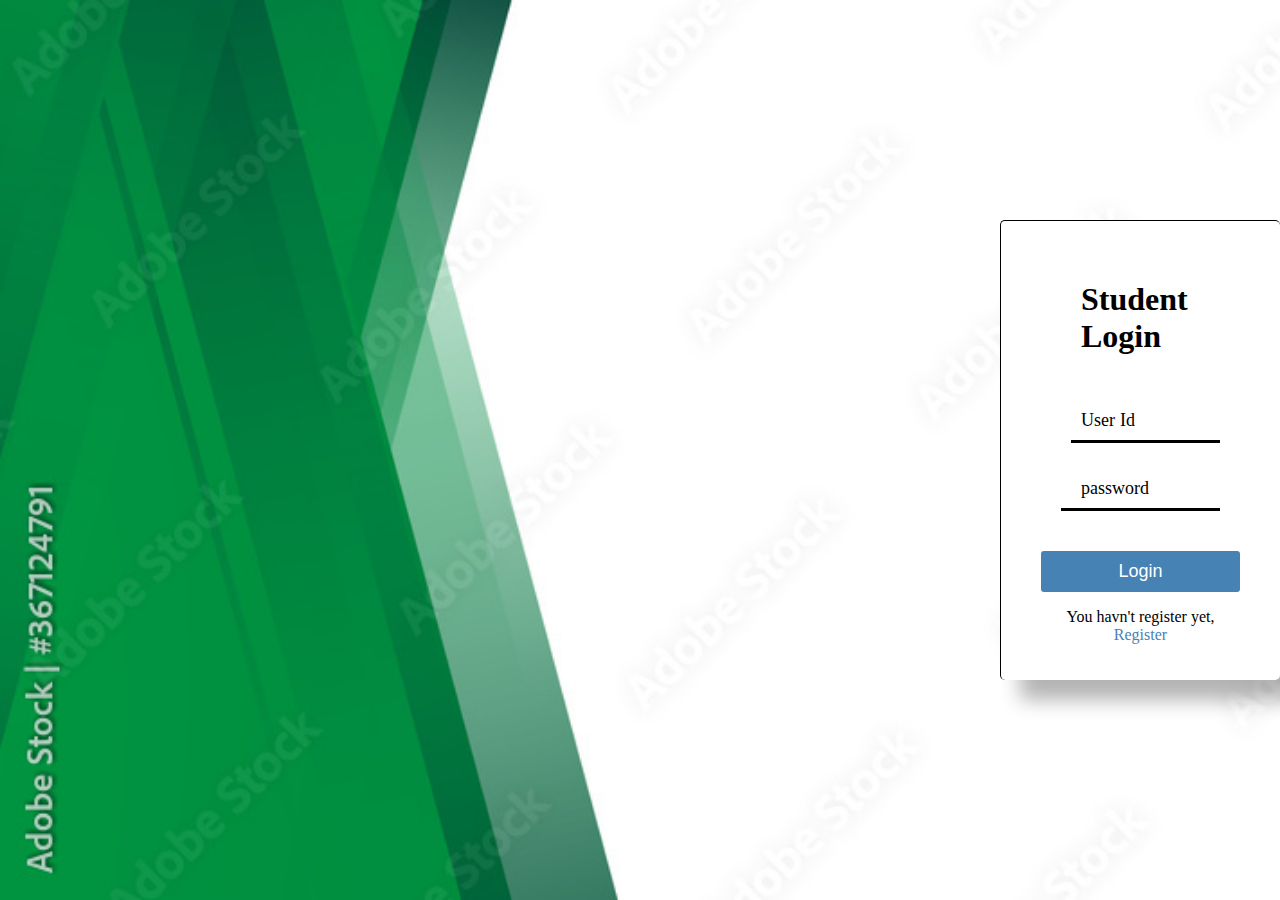
<file: login-form/index.html>
<!DOCTYPE html>
<html lang="en">
<head>
    <meta charset="UTF-8">
    <meta http-equiv="X-UA-Compatible" content="IE=edge">
    <meta name="viewport" content="width=device-width, initial-scale=1.0">
    <link rel="stylesheet" href="https://cdnjs.cloudflare.com/ajax/libs/font-awesome/6.4.2/css/all.min.css"
        integrity="sha512-z3gLpd7yknf1YoNbCzqRKc4qyor8gaKU1qmn+CShxbuBusANI9QpRohGBreCFkKxLhei6S9CQXFEbbKuqLg0DA=="
        crossorigin="anonymous" referrerpolicy="no-referrer" />
    <link rel="stylesheet" href="index_style.css">

    <title>SignIn/Register</title>
</head>
<body>
    <div class="container">
        <h1>Student Login</h1>
        <div class="form_info" style="display: flex;">

            <i class="fa fa-user" aria-hidden="true" style="margin: 0 10px 0 0;" >
            </i><input type="text" id="userID" required>
            <label>User Id</label>
        </div>
        <div class="form_info" style="display: flex;">
            <i class="fa fa-key" aria-hidden="true"></i>
            <input type="password" id="password" required>
            <label>password</label>
        </div>

        <button class="btn" id="btn">Login</button>
        <p class="text">You havn't register yet, <a href="RegisterationForm.html">Register</a></p>
    </div>
    <script src="index_script.js"></script>
</body>

</html>
</file>
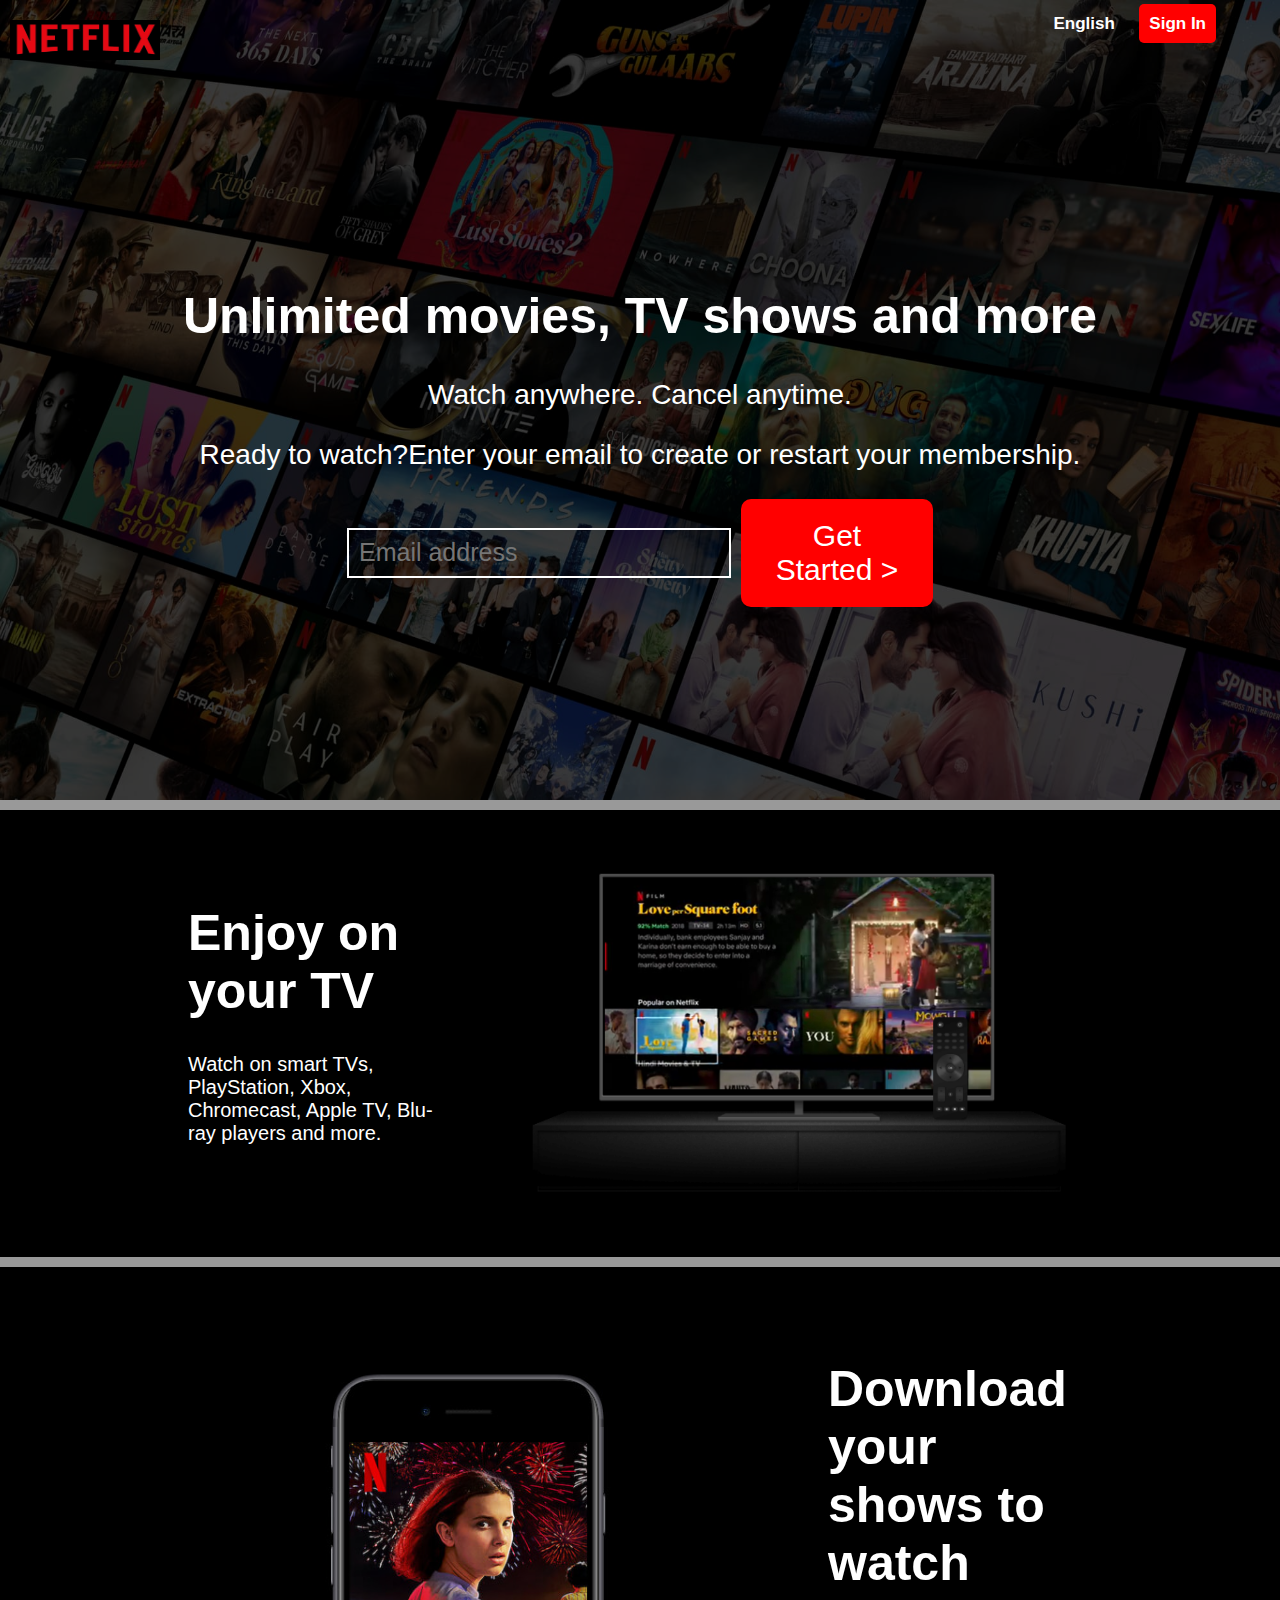
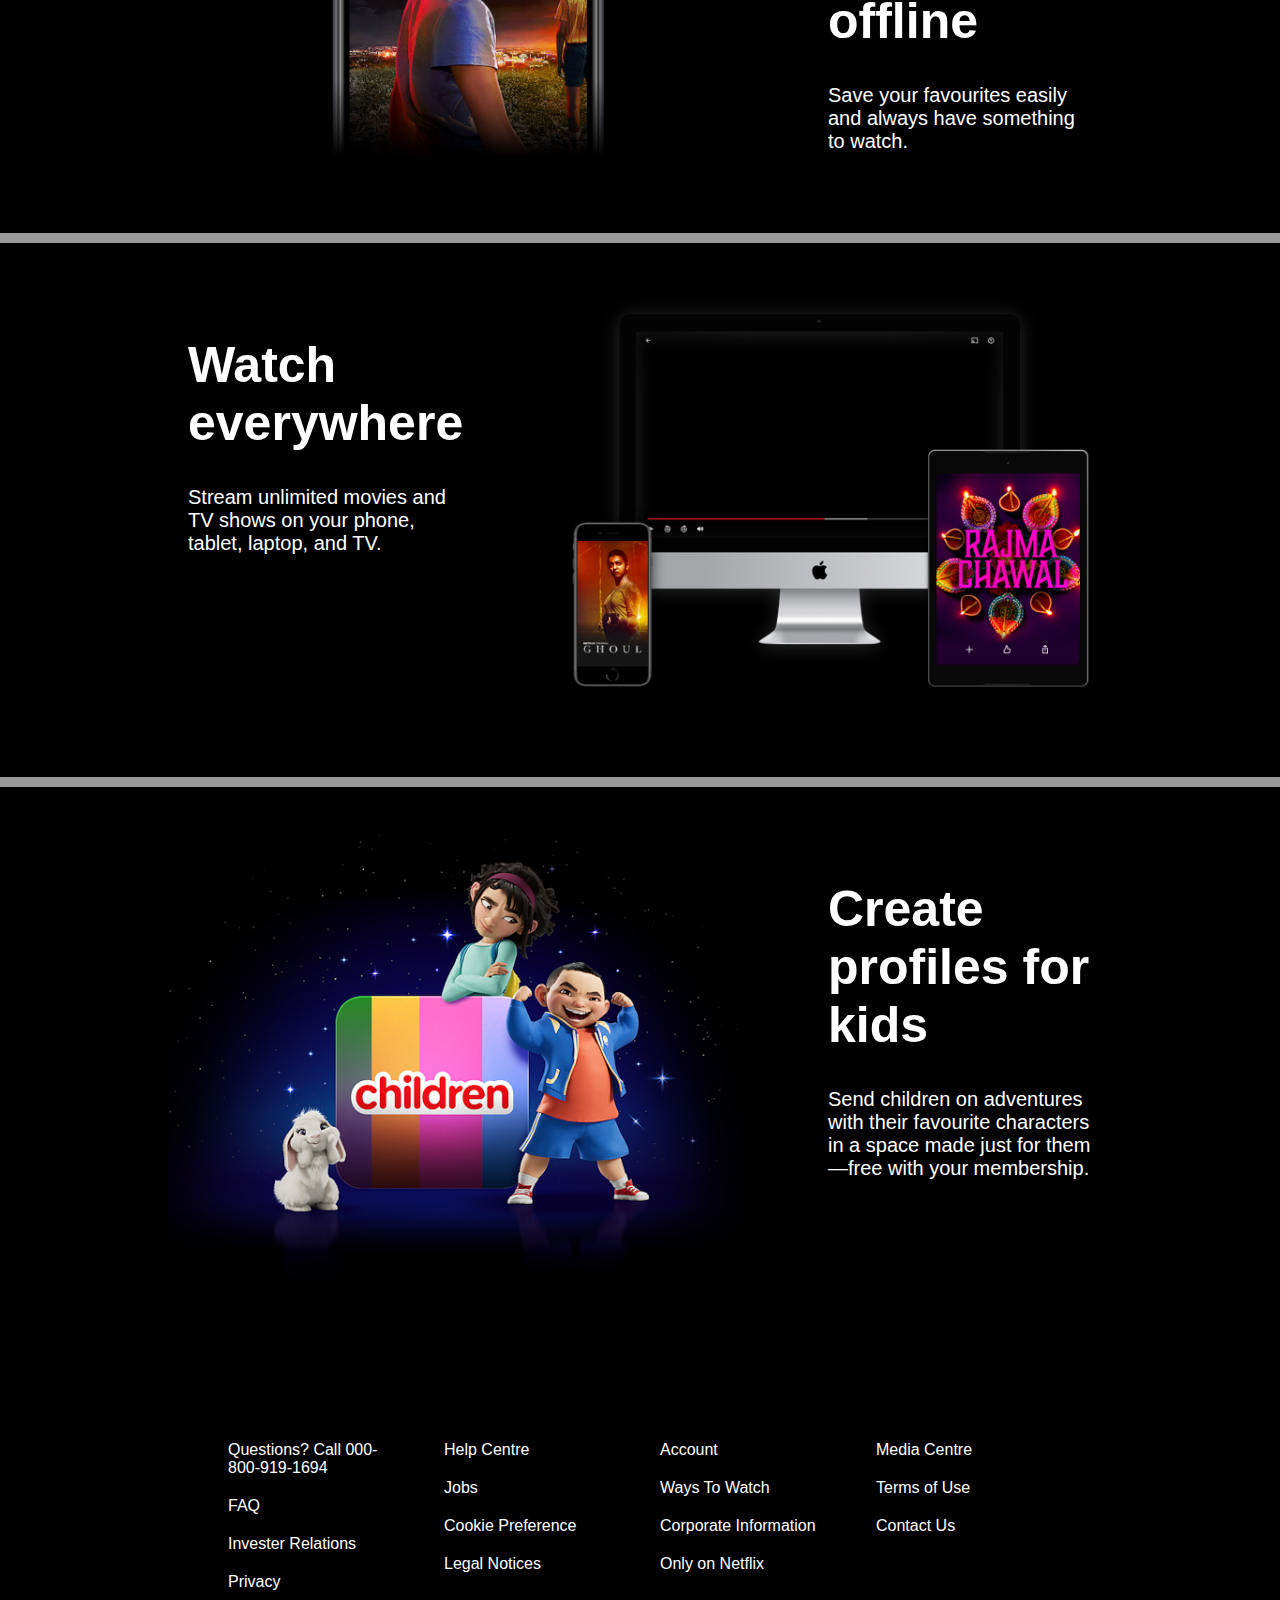
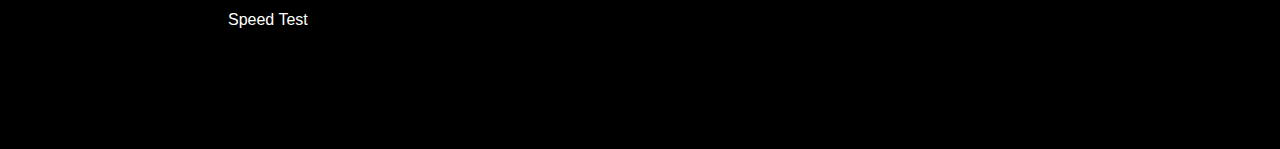
<file: netflix-website/index.html>
<!DOCTYPE html>
<html lang="en">

<head>
    <meta charset="UTF-8">
    <meta name="viewport" content="width=device-width, initial-scale=1.0">
    <link rel="stylesheet" href="CSS/Login_style.css">
    <link rel="icon" href="RES/fevicon.ico" type="image/x-icon">
    <title>Login | Netflix</title>
</head>
<body>
    <header>
        <img src="RES/netflix-thumbnail.jpg" alt="">
        <div class="navBar">
            <nav>
                <img style="left:10px;
                width:150px;
                height: 40px;
                top:20px;
                z-index: 5;;"src="RES/Logo.jpg" alt="">
                <li>English</li>
                <li><a href="#">Sign In</a></li>
            </nav>
        </div>
        <div class="thumbnailText">
            <h1>Unlimited movies, TV shows and more</h1>
            <p>Watch anywhere. Cancel anytime.</p>
            
            <p>Ready to watch?Enter your email to create or restart your membership.</p>
        </div>
        <div class="signUp">
            <input id="email" type="email" placeholder="Email address">
            <button id="signUp">Get Started ></button>
        </div>
    </header>
    
    <hr class="hr1">

    <div class="div1">
        <div class="innerDiv1">
            <h1>Enjoy on your TV</h1>
            <p>Watch on smart TVs, PlayStation, Xbox, Chromecast, Apple TV, Blu-ray players and more.</p>
        </div>
        <div class="innerDiv2">
            <img src="RES/Login_res/Div_1.png" alt="">
        </div>
    </div>

    <hr class="hr1">

    <div class="div1">
        <div class="innerDiv2"><img src="RES/Login_res/Div_2.jpg" alt="">
            
        </div>
        <div class="innerDiv1">
            <h1>Download your shows to watch offline</h1>
               <p> Save your favourites easily and always have something to watch.</p>
        </div>
    </div>

    <hr class="hr1">

    <div class="div1">
        <div class="innerDiv1">
            <h1>Watch everywhere</h1>
                <p>Stream unlimited movies and TV shows on your phone, tablet, laptop, and TV.</p>
        </div>
        <div class="innerDiv2">
            <img src="RES/Login_res/Div_3.png" alt="">
        </div>
    </div>

    <hr class="hr1">

    
    <div class="div1">
        <div class="innerDiv2"><img src="RES/Login_res/Div_4.png" alt="">
            
        </div>
        <div class="innerDiv1">
            <h1>Create profiles for kids</h1>
                <p>Send children on adventures with their favourite characters in a space made just for them—free with your membership.</p>
        </div>
    </div>
    
    
<!-- Footer -->
<footer>
    <div class="innerSection">
        <div class="column">
            <nav>
                <li><a href="#">Questions? Call 000-800-919-1694</a> </li>
                <li><a href="#">FAQ</a> </li>
                <li><a href="#">Invester Relations</a> </li>
                <li><a href="#">Privacy</a> </li>
                <li><a href="#">Speed Test</a> </li>
            </nav>
        </div>
        <div class="column">
            <nav>
                <li><a href="#">Help Centre</a></li>
                <li><a href="#">Jobs</a></li>
                <li><a href="#">Cookie Preference</a></li>
                <li><a href="#">Legal Notices</a></li>
            </nav>
        </div>
        <div class="column">
            <nav>
                <li><a href="#">Account</a></li>
            </nav>
            <nav>
                <li><a href="#">Ways To Watch</a></li>
            </nav>
            <nav>
                <li><a href="#">Corporate Information</a></li>
            </nav>
            <nav>
                <li><a href="#">Only on Netflix</a></li>
            </nav>
        </div>
        <div class="column">
            <nav>
                <li><a href="#">Media Centre</a></li>
            </nav>
            <nav>
                <li><a href="#">Terms of Use</a></li>
            </nav>
            <nav>
                <li><a href="#">Contact Us</a></li>
            </nav>
        </div>
    </div>
</footer>
<script src="javascript/Login.js"></script>
</body>

</html>
</file>
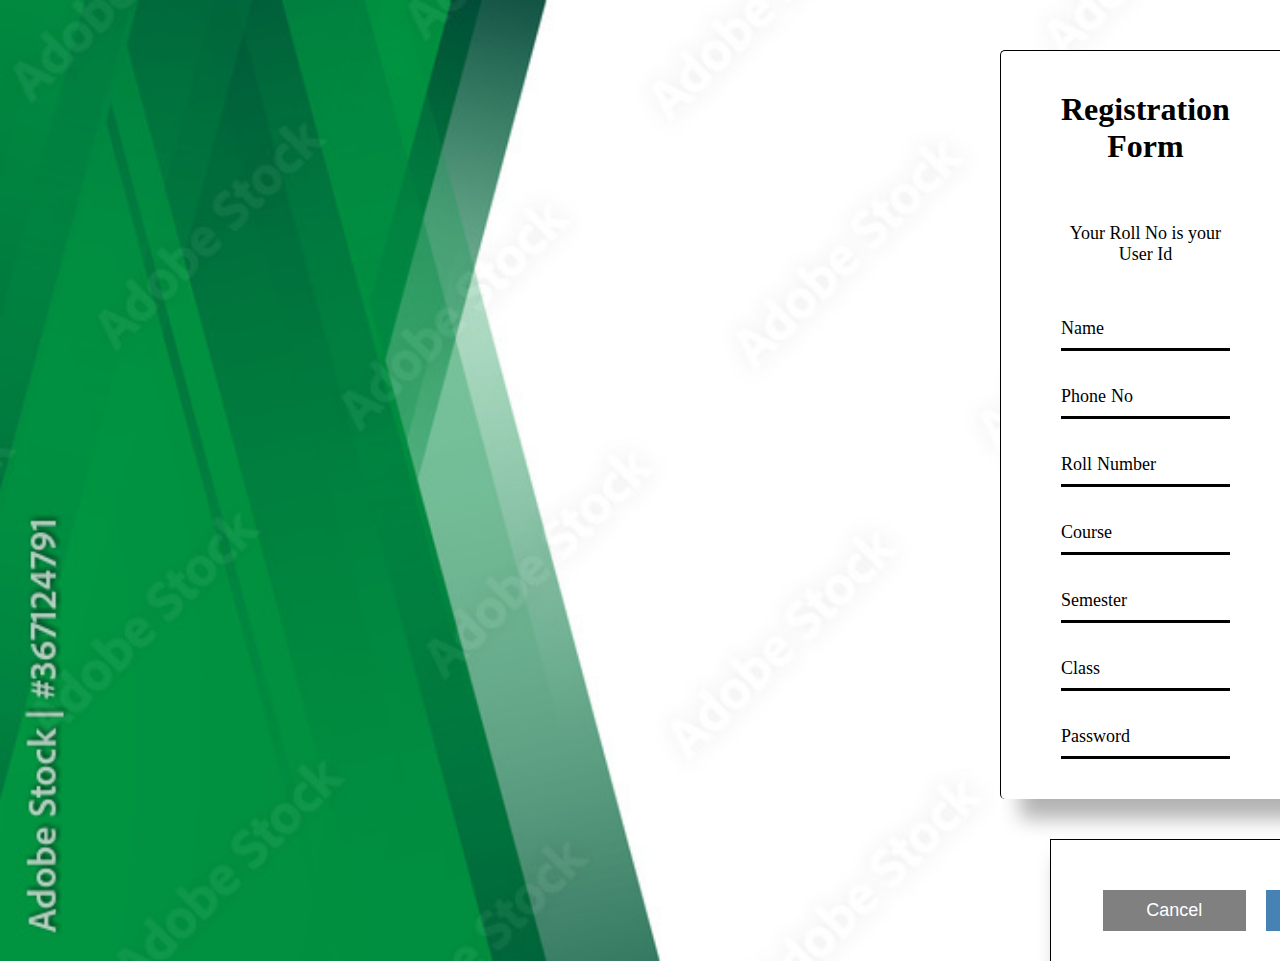
<file: login-form/RegisterationForm.html>
<!DOCTYPE html>
<html lang="en">

<head>
    <meta charset="UTF-8">
    <meta http-equiv="X-UA-Compatible" content="IE=edge">
    <meta name="viewport" content="width=device-width, initial-scale=1.0">
    <link rel="stylesheet" href="Registration.css">
    <title>Document</title>
</head>
<body>
    <div class="main_container">
        <div class="container " id="container1">
            <h1>Registration Form</h1>
            <div class="registrationInfo">
                <p class="text">Your Roll No is your User Id</p>
            </div>
            <div class="registrationInfo">
                <input type="text" name="" id="Student_Name" required>
                <label>Name</label>
            </div>
            <div class="registrationInfo">
                <input type="number" name="" id="PhoneNo" required>
                <label>Phone No</label>
            </div>
            <div class="registrationInfo">
                <input type="text" name="" id="RollNo" required>
                <Label>Roll Number</label>
            </div>
            <div class="registrationInfo">
                <input type="text" name="" id="course" required>
                <label>Course</label>
            </div>
            <div class="registrationInfo">
                <input type="text" name="" id="semester" required>
                <label>Semester</label>
            </div>
            <div class="registrationInfo">
                <input type="text" name="" id="StudentClass" required>
                <label>Class</label>
            </div>
            <div class="registrationInfo">
                <input type="text" name="" id="newPassword" required>
                <label>Password</label>
            </div>
        </div>
    </div>
    <div class="btns">
        <div class="btn1">
            <button class="btn" id="cancel">Cancel</button>
        </div>
        <div class="btn2">
            <button class="btn" id="submit">Submit</button>
        </div>
    </div>
    <script src="Registraion_Script.js"></script>
</body>

</html>
</file>
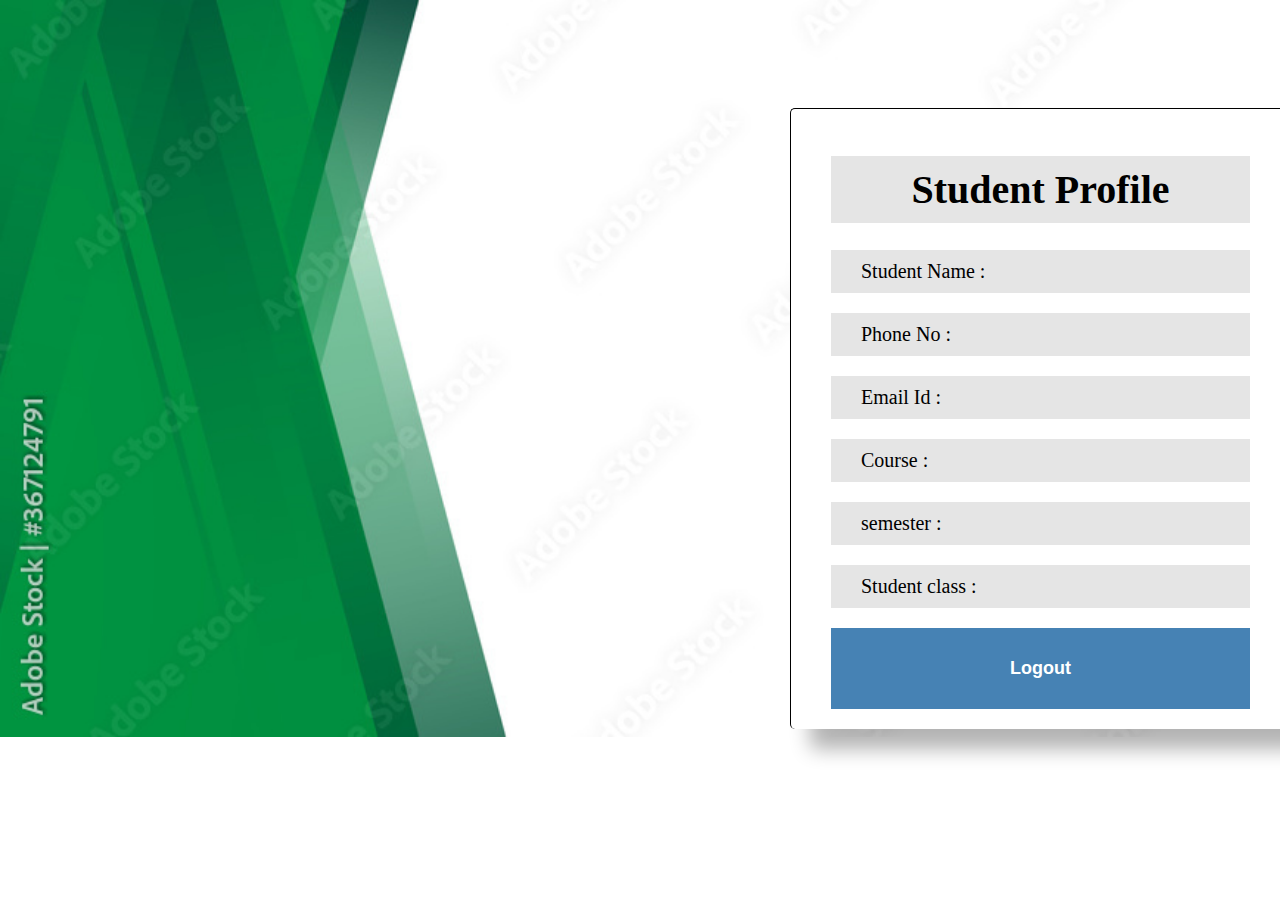
<file: login-form/StudentProfile.html>
<!DOCTYPE html>
<html lang="en">

<head>
    <meta charset="UTF-8">
    <meta http-equiv="X-UA-Compatible" content="IE=edge">
    <meta name="viewport" content="width=device-width, initial-scale=1.0">
    <link rel="stylesheet" href="ProfileStyle.css">
    <title>Student Profile</title>
</head>
<body>
    <div class="container">
        <h1>Student Profile</h1>
        <p>Student Name : <span id="StudentName"></span></p>
        <p>Phone No : <span id="PhoneNo"></span></p>
        <p>Email Id : <span id="EmailID"></span></p>
        <p>Course : <span id="Course"></span></p>
        <p>semester : <span id="semester"></span></p>
        <p>Student class : <span id="Studentclass"></span></p>
        <button id="LogoutBtn">Logout</button>
    </div>

    <script src="profileScript.js"></script>
</body>

</html>
</file>
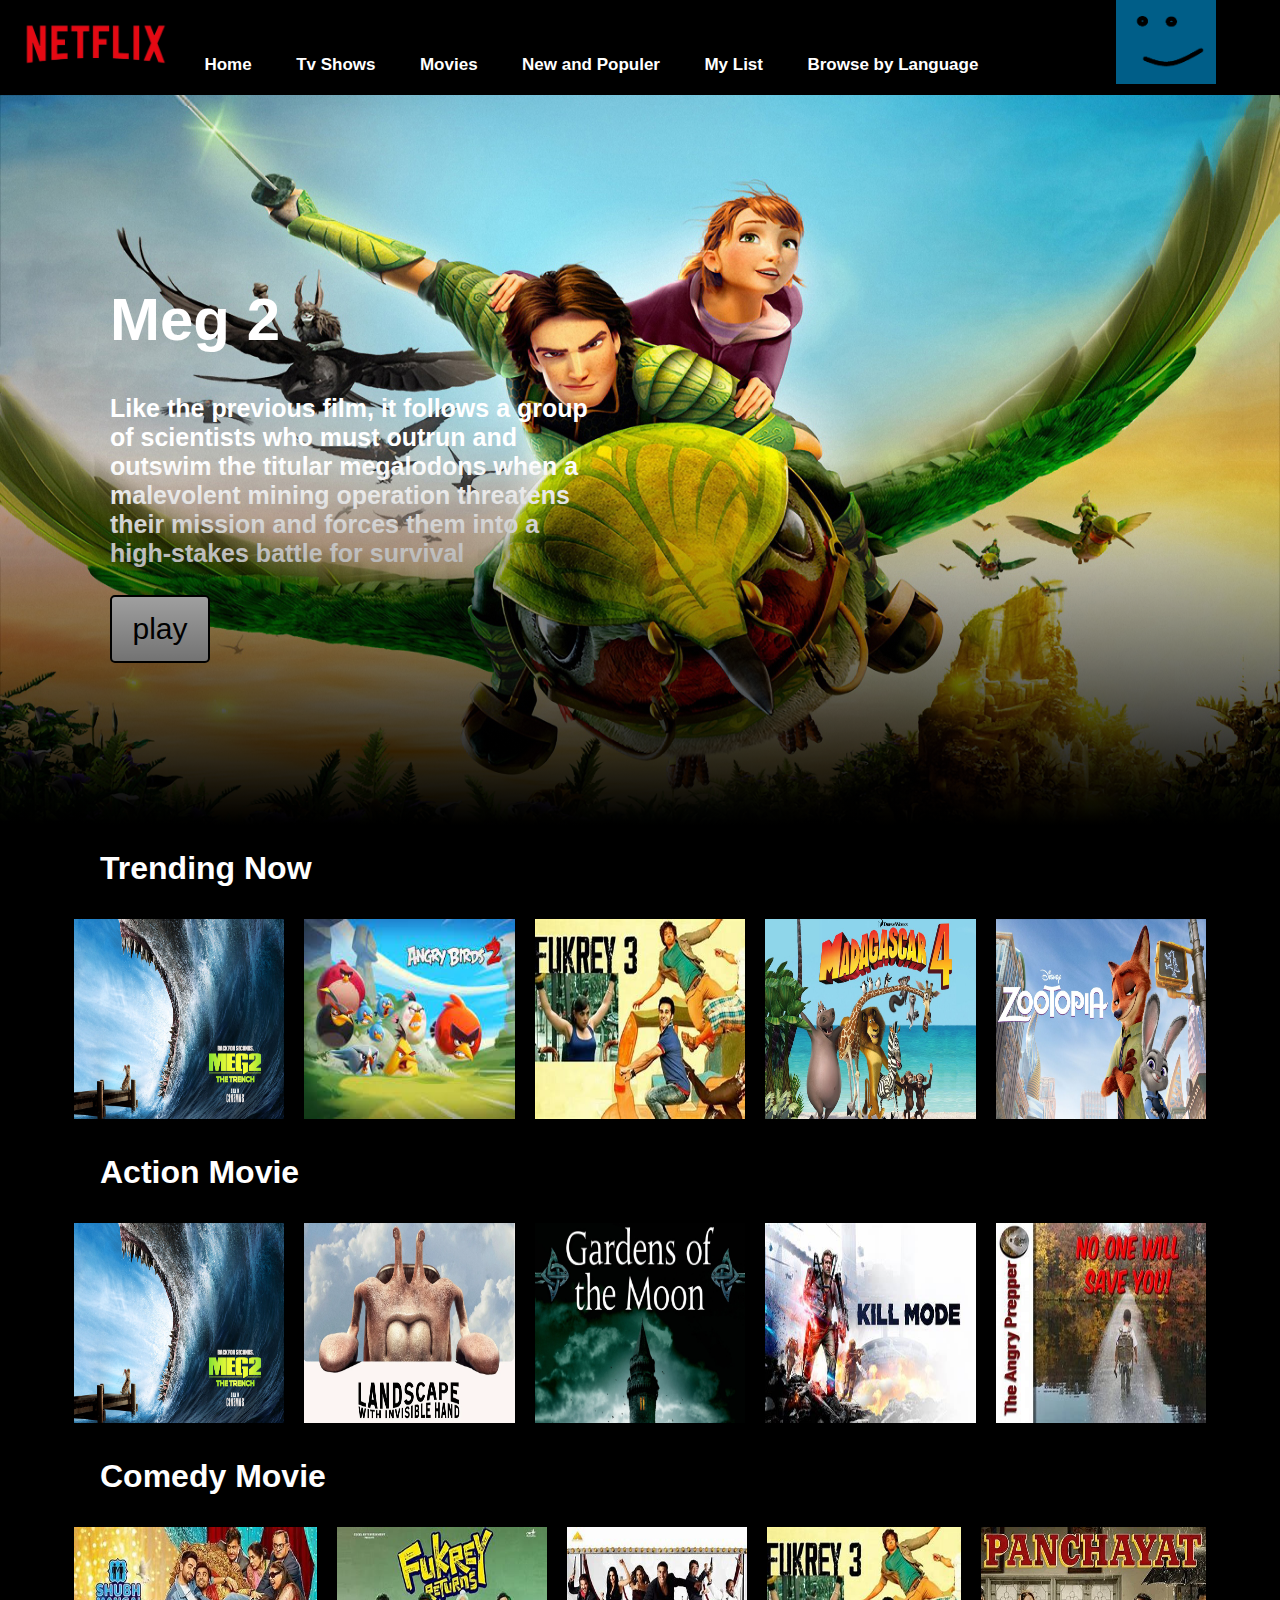
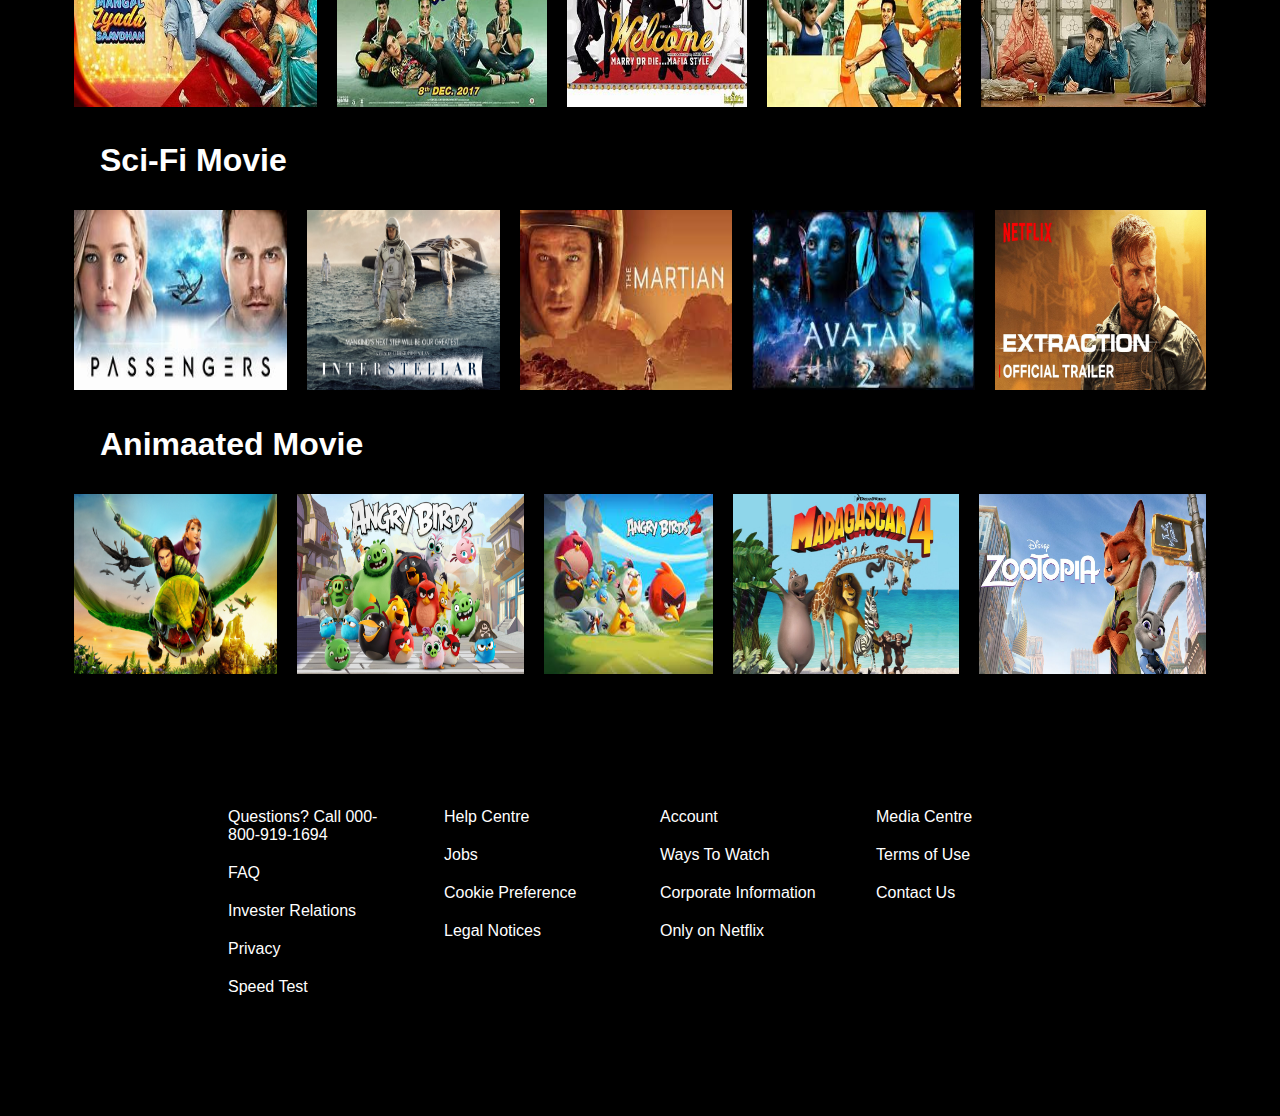
<file: netflix-website/Home_index.html>
<!DOCTYPE html>
<html lang="en">
<head>
    <meta charset="UTF-8">
    <meta name="viewport" content="width=device-width, initial-scale=1.0">
    <link rel="stylesheet" href="CSS/Home_style.css">
    <link rel="icon" href="RES/fevicon.ico" type="image/x-icon">
    <title>Home | Netflix</title>
</head>
<body id="body">
    <header>
        <div class="navBar">
            <nav>
                <img width="100px" style="float: right;" src="RES/Home_res/USer.png" alt="">
                <li><img src="RES/Logo.jpg" width="150px" ></li>
                <li><a href="#">Home</a></li>
                <li><a href="#">Tv Shows</a></li>
                <li><a href="#">Movies</a></li>
                <li><a href="#">New and Populer</a></li>
                <li><a href="#">My List</a></li>
                <li><a href="#">Browse by Language</a></li></nav></div>
    </header>
    <div class="populer">
        <div class="movie">
            <div>
                <img src="RES/Home_res/epic.jpg" alt=""></div>
            <div class="movie-name">
                <h1>Meg 2</h1>
                <p> Like the previous film, it follows a group of scientists who must outrun and outswim the titular megalodons when a malevolent mining operation threatens their mission and forces them into a high-stakes battle for survival</p></div>
            <div class="buttons"><button id="play">play</button></div></div></div>
</body>
<div id="trendingNow"><h1>Trending Now</h1></div>
<div class="trendingNow">
    <div class="movieT"><img src="RES/Home_res/Meg 2.jpg" alt=""></div>
    <div class="movieT"><img src="RES/Home_res/Angry2.jfif" alt=""></div>
    <div class="movieT"><img src="RES/Home_res/fukrey 3.jfif" alt=""></div>
    <div class="movieT"><img src="RES/Home_res/Madgascar.jpg" alt=""></div>
    <div class="movieT"><img src="RES/Home_res/Zootopia.jfif" alt=""></div>
</div>
<div id="Action"><h1>Action Movie</h1></div>
<div class="Action">
    <div class="movieA"><img src="RES/Home_res/Meg 2.jpg" alt=""></div>
    <div class="movieA"><img src="RES/Home_res/landscape-with-invisible-hand-poster-art.webp" alt=""></div>
    <div class="movieA"><img src="RES/Home_res/moon garden.jpg" alt=""></div>
    <div class="movieA"><img src="RES/Home_res/Kill Mode.jfif" alt=""></div>
    <div class="movieA"><img src="RES/Home_res/No_one.jfif" alt=""></div>
</div>
<div id="comedy"><h1>Comedy Movie</h1></div>
<div class="comedy">
    <div class="movieC"><img src="RES/Home_res/SubhMAngal.jfif" alt=""></div>
    <div class="movieC"><img src="RES/Home_res/Fukrey.jfif" alt=""></div>
    <div class="movieC"><img src="RES/Home_res/Welcome.jfif" alt=""></div>
    <div class="movieC"><img src="RES/Home_res/fukrey 3.jfif" alt=""></div>
    <div class="movieC"><img src="RES/Home_res/Panchayat.webp" alt=""></div>
</div>
<div id="sci-fi"><h1>Sci-Fi Movie</h1></div>
<div class="sci-fi">
    <div class="movieS"><img src="RES/Home_res/pasanger.jfif" alt=""></div>
    <div class="movieS"><img src="RES/Home_res/intersteller.jpg" alt=""></div>
    <div class="movieS"><img src="RES/Home_res/Martin.jfif" alt=""></div>
    <div class="movieS"><img src="RES/Home_res/Avtar.jfif" alt=""></div>
    <div class="movieS"><img src="RES/Home_res/Extracion.jpg" alt=""></div>
</div>
<div id="animated"><h1>Animaated Movie</h1></div>
<div class="animated">
    <div class="movieAn"><img src="RES/Home_res/epic.jpg" alt=""></div>
    <div class="movieAn"><img src="RES/Home_res/Angry Birds.jpg" alt=""></div>
    <div class="movieAn"><img src="RES/Home_res/Angry2.jfif" alt=""></div>
    <div class="movieAn"><img src="RES/Home_res/Madgascar.jpg" alt=""></div>
    <div class="movieAn"><img src="RES/Home_res/Zootopia.jfif" alt=""></div>
</div>
<div class="empty">
</div>
<footer>
    <div class="innerSection">
        <div class="column">
            <nav><li><a href="#">Questions? Call 000-800-919-1694</a> </li>
                <li><a href="#">FAQ</a> </li>
                <li><a href="#">Invester Relations</a> </li>
                <li><a href="#">Privacy</a> </li>
                <li><a href="#">Speed Test</a> </li></nav>
        </div>
        <div class="column">
            <nav>
                <li><a href="#">Help Centre</a></li>
                <li><a href="#">Jobs</a></li>
                <li><a href="#">Cookie Preference</a></li>
                <li><a href="#">Legal Notices</a></li>
            </nav></div>
        <div class="column">
            <nav><li><a href="#">Account</a></li></nav>
            <nav><li><a href="#">Ways To Watch</a></li></nav>
            <nav><li><a href="#">Corporate Information</a></li></nav>
            <nav><li><a href="#">Only on Netflix</a></li></nav></div>
        <div class="column">
            <nav><li><a href="#">Media Centre</a></li></nav>
            <nav><li><a href="#">Terms of Use</a></li></nav>
            <nav><li><a href="#">Contact Us</a></li></nav></div></div>
</footer>
<script src="javascript/Home_script.js"></script>
</body>

</html>
</file>
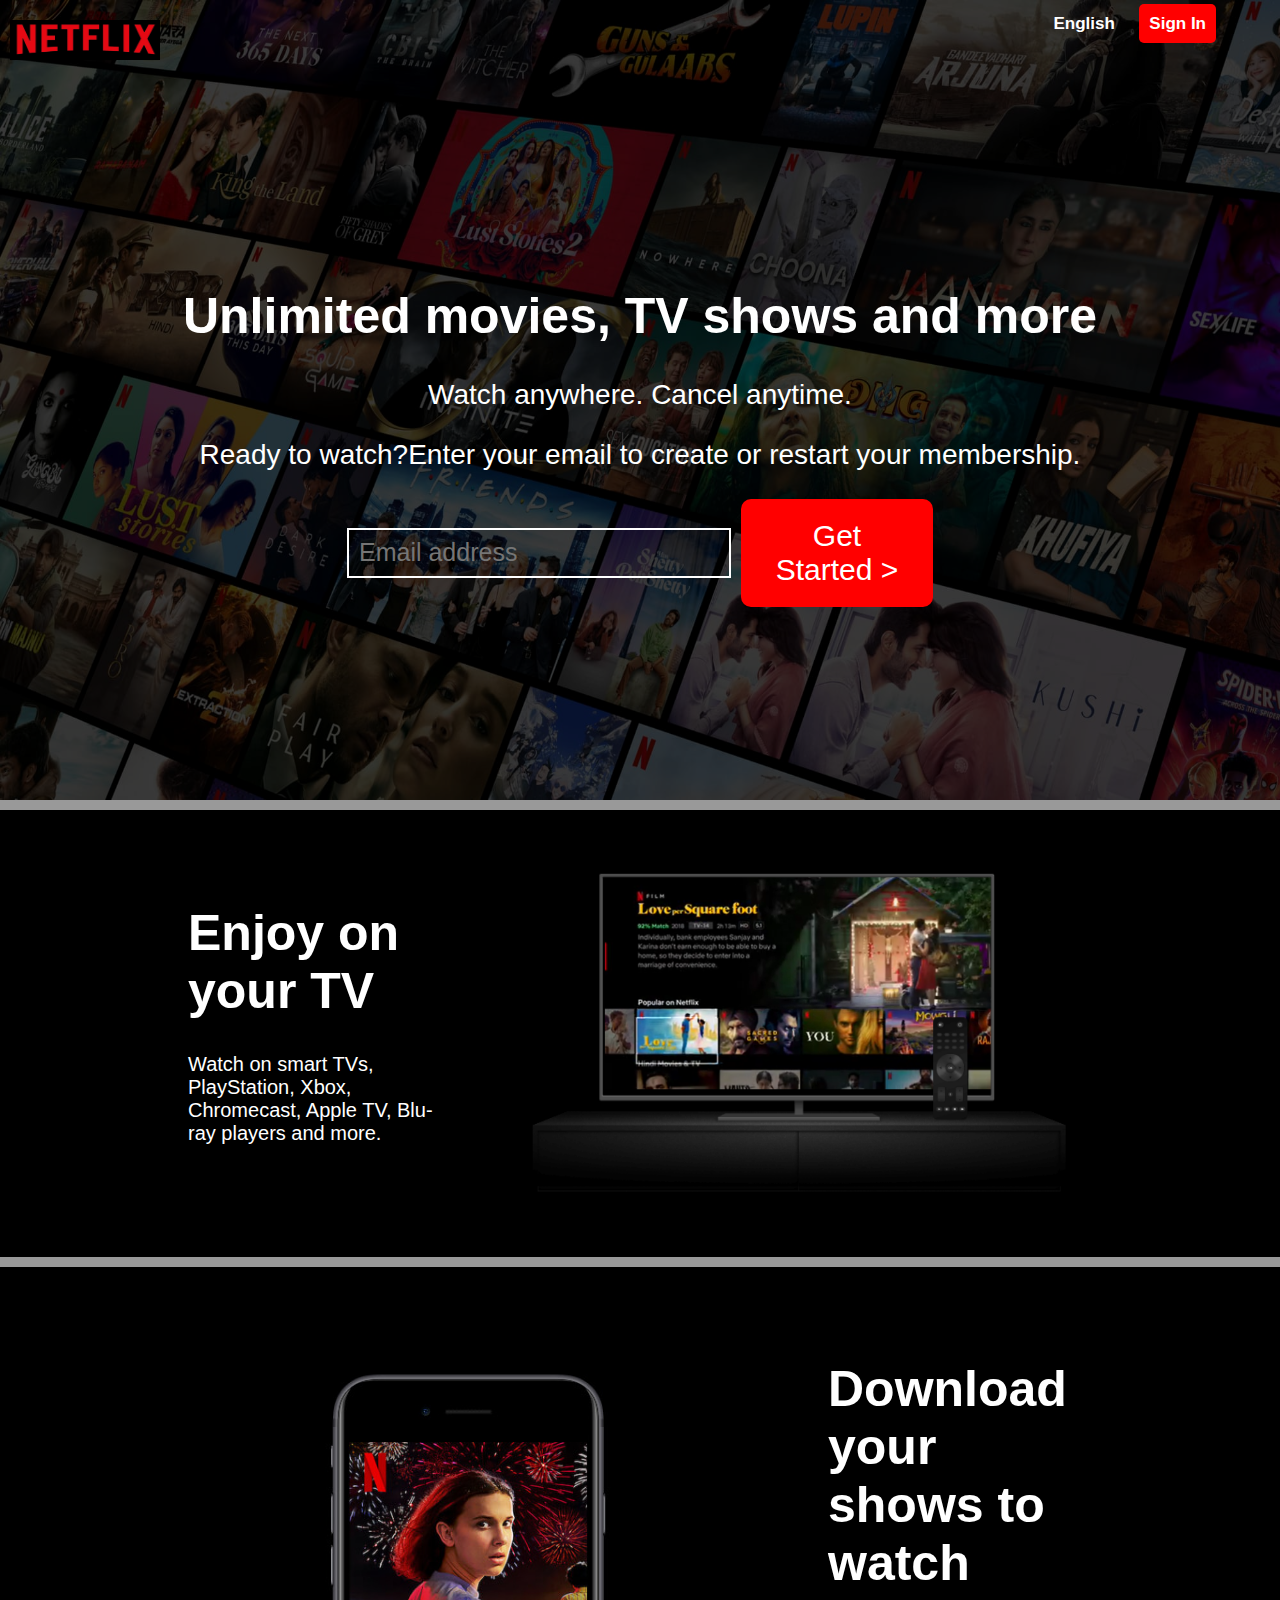
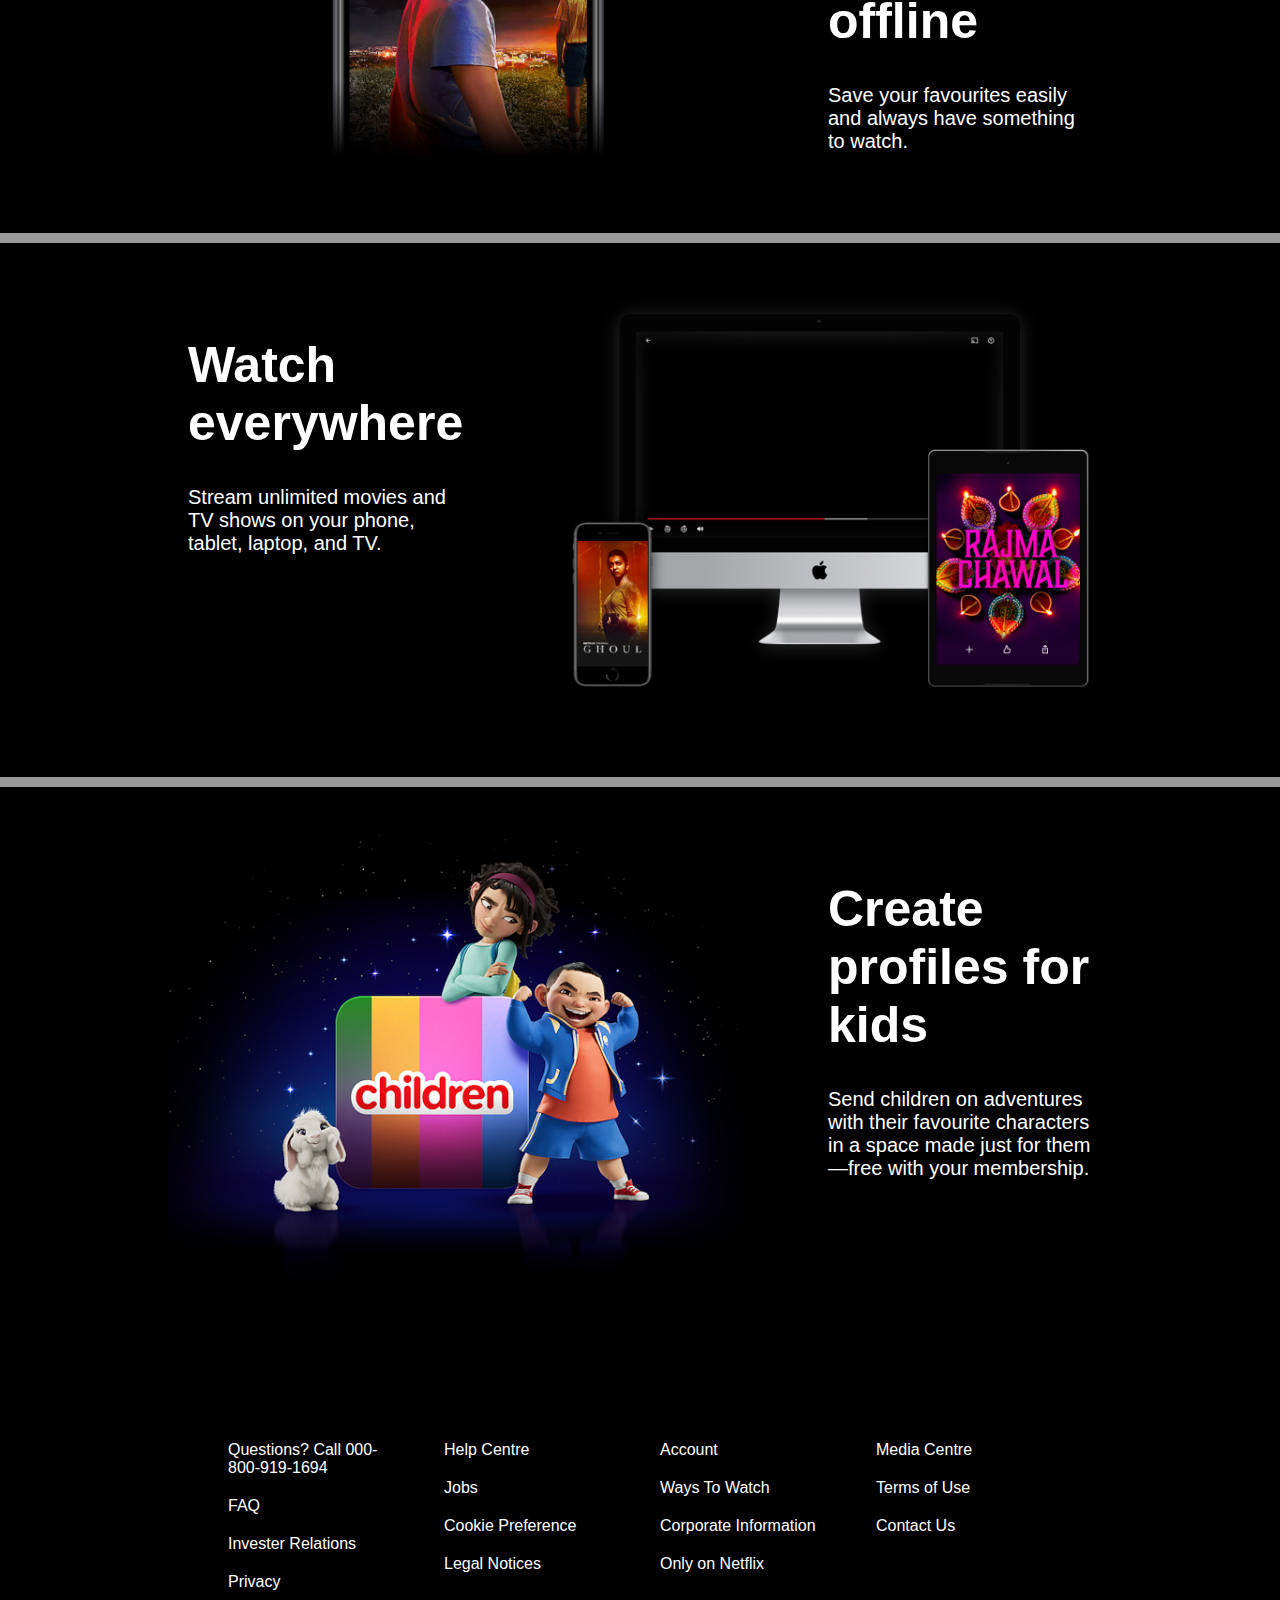
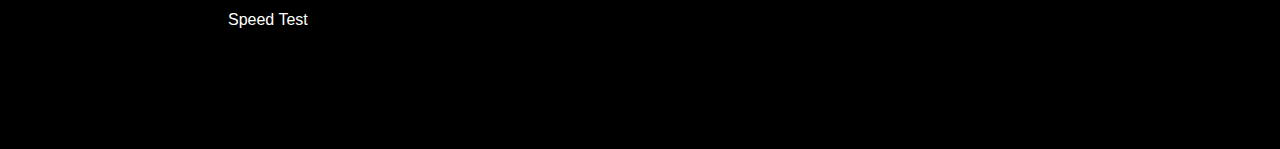
<file: netflix-website/Login_index.html>
<!DOCTYPE html>
<html lang="en">

<head>
    <meta charset="UTF-8">
    <meta name="viewport" content="width=device-width, initial-scale=1.0">
    <link rel="stylesheet" href="CSS/Login_style.css">
    <link rel="icon" href="RES/fevicon.ico" type="image/x-icon">
    <title>Login | Netflix</title>
</head>
<body>
    <header>
        <img src="RES/netflix-thumbnail.jpg" alt="">
        <div class="navBar">
            <nav>
                <img style="left:10px;
                width:150px;
                height: 40px;
                top:20px;
                z-index: 5;;"src="RES/Logo.jpg" alt="">
                <li>English</li>
                <li><a href="#">Sign In</a></li>
            </nav>
        </div>
        <div class="thumbnailText">
            <h1>Unlimited movies, TV shows and more</h1>
            <p>Watch anywhere. Cancel anytime.</p>
            
            <p>Ready to watch?Enter your email to create or restart your membership.</p>
        </div>
        <div class="signUp">
            <input id="email" type="email" placeholder="Email address">
            <button id="signUp">Get Started ></button>
        </div>
    </header>
    
    <hr class="hr1">

    <div class="div1">
        <div class="innerDiv1">
            <h1>Enjoy on your TV</h1>
            <p>Watch on smart TVs, PlayStation, Xbox, Chromecast, Apple TV, Blu-ray players and more.</p>
        </div>
        <div class="innerDiv2">
            <img src="RES/Login_res/Div_1.png" alt="">
        </div>
    </div>

    <hr class="hr1">

    <div class="div1">
        <div class="innerDiv2"><img src="RES/Login_res/Div_2.jpg" alt="">
            
        </div>
        <div class="innerDiv1">
            <h1>Download your shows to watch offline</h1>
               <p> Save your favourites easily and always have something to watch.</p>
        </div>
    </div>

    <hr class="hr1">

    <div class="div1">
        <div class="innerDiv1">
            <h1>Watch everywhere</h1>
                <p>Stream unlimited movies and TV shows on your phone, tablet, laptop, and TV.</p>
        </div>
        <div class="innerDiv2">
            <img src="RES/Login_res/Div_3.png" alt="">
        </div>
    </div>

    <hr class="hr1">

    
    <div class="div1">
        <div class="innerDiv2"><img src="RES/Login_res/Div_4.png" alt="">
            
        </div>
        <div class="innerDiv1">
            <h1>Create profiles for kids</h1>
                <p>Send children on adventures with their favourite characters in a space made just for them—free with your membership.</p>
        </div>
    </div>
    
    
<!-- Footer -->
<footer>
    <div class="innerSection">
        <div class="column">
            <nav>
                <li><a href="#">Questions? Call 000-800-919-1694</a> </li>
                <li><a href="#">FAQ</a> </li>
                <li><a href="#">Invester Relations</a> </li>
                <li><a href="#">Privacy</a> </li>
                <li><a href="#">Speed Test</a> </li>
            </nav>
        </div>
        <div class="column">
            <nav>
                <li><a href="#">Help Centre</a></li>
                <li><a href="#">Jobs</a></li>
                <li><a href="#">Cookie Preference</a></li>
                <li><a href="#">Legal Notices</a></li>
            </nav>
        </div>
        <div class="column">
            <nav>
                <li><a href="#">Account</a></li>
            </nav>
            <nav>
                <li><a href="#">Ways To Watch</a></li>
            </nav>
            <nav>
                <li><a href="#">Corporate Information</a></li>
            </nav>
            <nav>
                <li><a href="#">Only on Netflix</a></li>
            </nav>
        </div>
        <div class="column">
            <nav>
                <li><a href="#">Media Centre</a></li>
            </nav>
            <nav>
                <li><a href="#">Terms of Use</a></li>
            </nav>
            <nav>
                <li><a href="#">Contact Us</a></li>
            </nav>
        </div>
    </div>
</footer>
<script src="javascript/Login.js"></script>
</body>

</html>
</file>
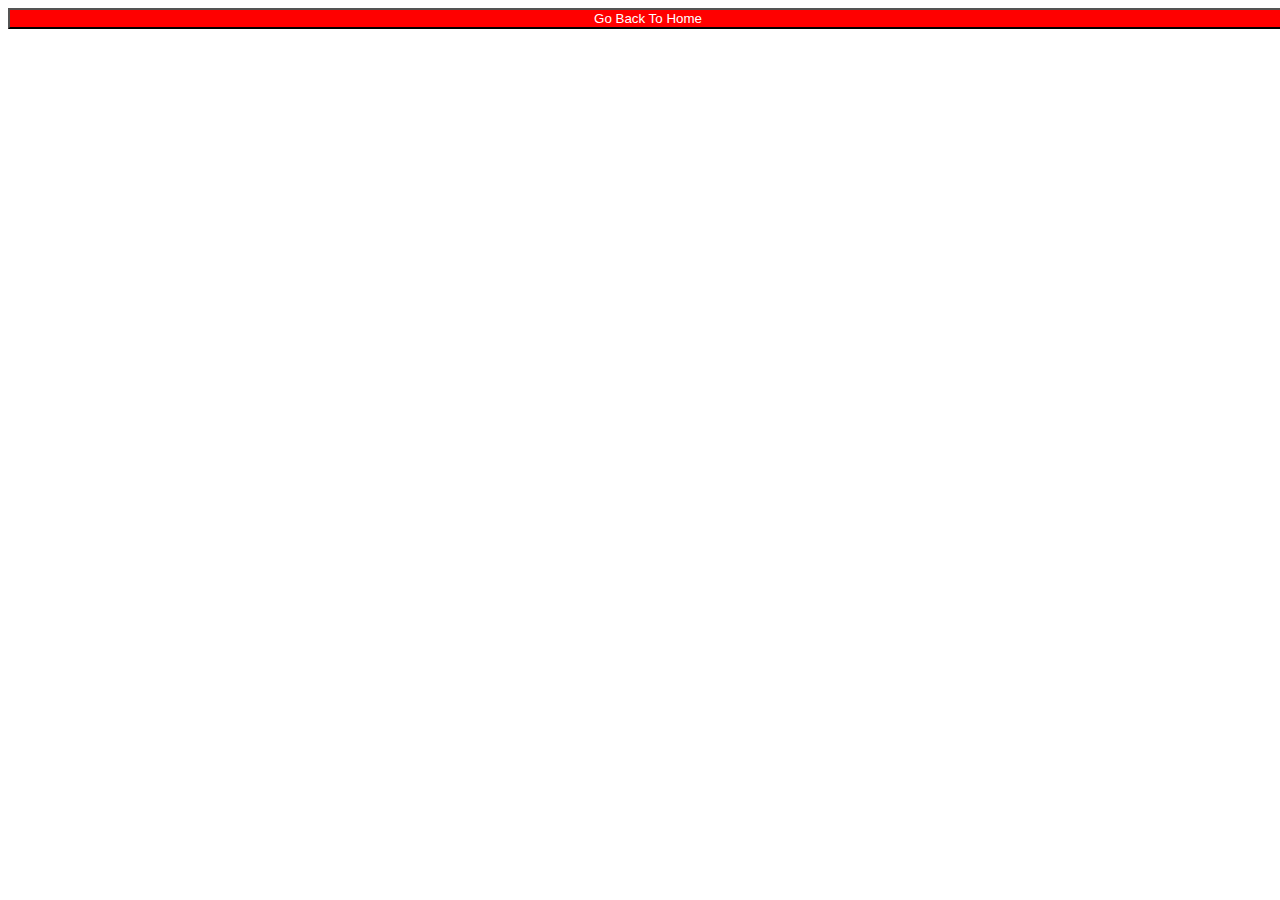
<file: netflix-website/Movies.html>
<!DOCTYPE html>
<html lang="en">
<head>
    <meta charset="UTF-8">
    <meta name="viewport" content="width=device-width, initial-scale=1.0">
    <link rel="stylesheet" href="CSS/movies.css">
    <link rel="icon" href="RES/fevicon.ico" type="image/x-icon">
    <title>Video Player</title>
</head>
<body>
    <button id="goBack">Go Back To Home</button>
    <script src="javascript/Movies.js"></script>
</body>
</html>
</file>
<file: login-form/index_style.css>
*{
    box-sizing: border-box;}
body{
    background:url("background.jpg");
    background-repeat: no-repeat;
    background-size: cover;
    height: 100vh;
    align-items: center;
    margin:0;
    display: flex;}
.container{
    background-color: white;
    padding: 20px 40px;
    color: black;
    margin: 0 0 0 1000px;
    width: 400px;
    text-align: left;
    box-shadow: 20px 20px 20px 0px rgb(0,0,0,0.3);
    border-top:1px solid black;
    border-left:1px solid black;
    border-radius: 5px;}
.container h1{
    text-align: left;
    margin: 40px;}
.container input{
    background-color: transparent;
    border: 0;
    border-bottom: 3px solid black;
    display: block;
    width: 100%;
    color: black;
    font-size: 20px;}
.container .form_info{
    position: relative;
    padding: 20px;}
.form_info input:focus,
.form_info input:valid{
    outline: 0;
    border-bottom-color: darkblue;}
.btn{
    background-color: steelblue;
    color: white;
    cursor: pointer;
    width: 100%;
    margin-top: 20px;
    border: 0;
    padding: 10px;
    font-size: 18px;
    border-radius: 3px;
    transition: scale(0.8);}
.btn:active{
    transform: scale(0.8);}
.text{
    font-size: 16px;
    text-align: center;}
.text a{
    color: steelblue;
    text-decoration: none;}
.form_info label{
    position: absolute;
    top:15px;
    left: 40px;}
.form_info label span{
    display: inline-block;
    font-size: 18px;
    min-width: 5px;
    transition: 0.3s cubic-bezier(0.68,-0.555,0.265,1.55);}
.form_info input:focus + label span,
.form_info input:valid + label span{
    color: darkblue;
    transform:translateY(-30px);}
</file>
<file: netflix-website/CSS/Login_style.css>
*{
    box-sizing: border-box;
}
.hr1{
    border: 5px solid rgb(153, 153, 153);
    width: 100%;
    margin-top: 0px;
    z-index: 1;
    margin-bottom: 0;
    /* background: url("../Home_index.html"); */
}
body{
    font-family:sans-serif;
    display: flex;
    flex-direction: column;
    justify-content: center;
    align-content: center;
    align-items: center;
    margin: 0;
    background-color: black;
    color: white;
}

header{
    display: flex;
    flex-direction: column;
    justify-content: center;
    align-items: center;
    position: relative;
    color: white;
    background-color: rgb(0,0,0,0.7);
    height: 800px;
    width: 100%;
}

header .navBar{
    width: 100%;
    text-align: right;
    margin-bottom: 200px;
    /* background-color: rgb(0, 0, 0); */
}

.navBar nav{
    width: 95%;
    top: 0;
}

.navBar nav li{
    display: inline-block;
    padding-left: 20px;
    padding-top: 20px;
    padding-bottom: 20px;
    font-size: 17px;
    font-weight: bolder;
}

.navBar nav li a{
    text-decoration: none;
    color: white;
    background-color: red;
    padding: 10px;
    border-radius: 5px;
}

header img{
    position: absolute;
    opacity: 1;
    width: 100%;
    height: 800px;
    size: inherit;
    z-index: -1;
}

.thumbnailText{
    text-align: center;
}

.thumbnailText h1{
    font-size: 50px;
    font-weight:800;
}

.thumbnailText p{
    font-size: 28px;
}

.signUp {
    width: 50%;
    display: flex;
    justify-content: center;
    align-items: center;
    margin-bottom: 200px;
    /* cursor: pointer; */
}
#signUp {
    cursor: pointer;
}

.signUp input{
    color: white;
    width: 60%;
    height: 50px;
    padding: 10px;
    font-size: 25px;
    background-color: transparent;
}

.signUp input:valid,
.signUp input:active{
    outline: 0;
    border: 2px solid white;
}

.signUp button{
    color: white;
    width: 30%;
    margin-left: 10px;
    background-color: red;
    font-size: 30px;
    padding: 20px;
    border :0;
    outline: 0;
    border-radius: 10px;
}

.div1{
    width: 80%;
    background-color: black;
    display: flex;
    padding: 20px;

}

.div1 .innerDiv2{
    padding: 20px;
}

.div1 .innerDiv2 img{
    width: 600px;
}

.div1 .innerDiv1 h1{
    font-size: 50px;
}

.div1 .innerDiv1{
    padding: 40px;
}

.div1 .innerDiv1 p{
    font-size: 20px;
}

.div1 .innerDiv1 h1{
    font-size: 50px;
}



/* footer */
footer{
    background-color: black;
    width: 100%;
    margin-top: 20px;
}

footer .innerSection{
    background-color: black;
    width: 80%;
    margin-left: 10%;
    display: Grid;
    grid-gap: 40px;
    grid-template-columns: 1fr 1fr 1fr 1fr;
    padding: 100px;
}

footer .innerSection .column li {
    /* text-decoration: none; */
    margin-bottom: 20px;
    list-style-type: none;
}

footer .innerSection .column li a{
    text-decoration: none;
    color: white;
}
</file>
<file: login-form/Registration.css>
*{
    box-sizing: border-box;
}

body{
    background:url("background.jpg");
    background-repeat: no-repeat;
    background-size: cover;
    flex-direction: column;
    margin:0;
    display: flex;}
.container{
    background-color: white;
    padding: 20px 40px;
    color: black;
    margin: 50px 0 0 1000px;
    width: 500px;
    text-align: left;
    box-shadow: 20px 20px 20px 0px rgb(0,0,0,0.3);
    border-top:1px solid black;
    border-left:1px solid black;
    border-radius: 5px;}
.container .text{
    font-size: 18px ;
    text-align: center;}
.main_container{
    display: flex;}
.container h1{
    text-align: center;
    margin: 20px;}
.container input{
    background-color: transparent;
    border: 0;
    border-bottom: 3px solid black;
    display: block;
    width: 100%;
    color: black;
    font-size: 20px;}
.container .registrationInfo{
    position: relative;
    padding: 20px;}
.registrationInfo input:focus,
.registrationInfo input:valid{
    outline: 0;
    border-bottom-color: darkblue;}
.btns{
    background-color: white;
    width: 400px;
    margin-left: 0;
    margin-left: 1000px;
    display: flex;
    margin-left: 1050px;
    margin-top: 40px;
    padding: 20px;
    animation: float 3s infinite alternate;
    box-shadow: 10px 20px 20px rgb(0,0,0,0.4);
    border-top: 1px solid black;
    border-left: 1px solid black;}
@keyframes float {
    0%{
        transform: translateY(0px);
    }
    100%{
        transform: translateY(-10px);
    }
}
.btn1,
.btn2{
    width: 40%;
    margin: 10px;}
.btn{
    background-color: steelblue;
    color: white;
    cursor: pointer;
    width: 100%;
    margin-left: 15%;
    margin-top: 20px;
    border: 0;
    padding: 10px;
    font-size: 18px;
    transition: scale(0.8);}
#cancel{
    background-color: grey;}
#submit{
    background-color: steelblue;}
.btn:active{
    transform: scale(0.8);}
.registrationInfo label{
    position: absolute;
    top:15px;}
.registrationInfo label span{
    display: inline-block;
    font-size: 18px;
    min-width: 5px;
    transition: 0.3s cubic-bezier(0.68,-0.555,0.265,1.55);}
.registrationInfo input:focus + label span,
.registrationInfo input:valid + label span{
    color: darkblue;
    transform:translateY(-30px);}
</file>
<file: login-form/ProfileStyle.css>
*{
    box-sizing: border-box;
}
body{
    background:url("background.jpg");
    background-repeat: no-repeat;
    background-size: cover;
    display: flex;
    flex-direction: column;
    justify-content: center;
    align-items: center;}
.container{
    background-color: white;
    padding: 20px 40px;
    color: black;
    margin: 100px 0 0 800px;
    width: 500px;
    text-align: left;
    box-shadow: 20px 20px 20px 0px rgb(0,0,0,0.3);
    border-top:1px solid black;
    border-left:1px solid black;
    border-radius: 5px;}
.container h1{
    text-align: center;
    background-color: rgb(0,0,0,0.1);
    padding: 10px 30px 10px 30px;
    font-size: 40px;
}
.container p{
    text-align: left;
    background-color: rgb(0,0,0,0.1);
    padding: 10px 30px 10px 30px;
    font-size: 20px;
    width: 100%;}
.container #LogoutBtn {
    background-color: steelblue;
    width: 100%;
    padding: 30px;
    font-size: 18px;
    color: white;
    font-weight: 700;
    border: 0;}
.container #LogoutBtn:valid,.container #LogoutBtn:active {
    outline: 0;}
.container #LogoutBtn a{
    text-decoration: none;
    color: white;
    width: 100%;}
</file>
<file: netflix-website/CSS/Home_style.css>
* {
    box-sizing: border-box;
}

.empty{
    position: absolute;
    height:730px;
    width: 100vw;
    background:linear-gradient(to bottom,transparent,transparent,rgb(0,0,0));
    z-index: 1;
    top: 95px;
}
body {
    font-family: sans-serif;
    display: flex;
    flex-direction: column;
    justify-content: center;
    align-content: center;
    align-items: center;
    margin: 0;
    background-color: rgb(0,0,0);
    color: white;
    position: relative;
}


header {
    display: flex;
    flex-direction: column;
    justify-content: center;
    align-items: center;
    color: white;
    background-color: rgb(0, 0, 0);
    width: 100%;
    height: auto;
    position: sticky;
    top: 0px;
    z-index: 2;
}

header .navBar {
    width: 100%;
    text-align: left;
    /* background-color: rgb(0, 0, 0); */
}

.navBar nav {
    width: 95%;
    top: 0;
}

.navBar nav li {
    display: inline-block;
    padding-left: 20px;
    padding-top: 20px;
    padding-bottom: 20px;
    font-size: 17px;
    font-weight: bolder;
}

.navBar nav li a {
    text-decoration: none;
    color: white;
    padding: 10px;
    border-radius: 5px;
}

.populer {
    width: 100%;
    position: relative;
}

.populer .movie {
    width: 100%;
    position: relative;
}

.populer .movie img { 
    width: 100%;
    height: 730px;
}

.populer .movie .buttons {
    position: absolute;
    top: 500px;
    left: 100px;
}

.populer .movie .buttons #play{
    background-color: white;
    border: 2px solid black;
    font-size: 30px;
    color: black;
    border-radius: 5px;
    padding: 15px;
    width: 100px;
    height: auto;
    margin-left: 10px;

}



.populer .movie .movie-name{
    position:absolute;
    top: 150px;
    left: 100px;
    height:500px;
    width: 500px;

}
.populer .movie .movie-name h1{
    font-size: 60px;
    margin-left: 10px;

}
.populer .movie .movie-name p{
    font-size: 25px;
    margin-left: 10px;
    font-weight: bold;
}

.trendingNow{
    display: flex;
    width: 90vw;
    padding:0px;
    /* padding: 10px; */
}

.trendingNow .movieT{
    width: 20%;
    padding: 10px;
}

.trendingNow .movieT img{
    width: 100%;
}

#trendingNow{
    width: 100vw;
    /* background-color: #fff; */
    text-align: left;
}

#trendingNow h1{
    margin-left: 100px;
}


.Action{
    display: flex;
    width: 90vw;
}

.Action .movieA{
    width: 20%;
    padding: 10px;
}

.Action .movieA img{
    width: 100%;
}

#Action{
    width: 100vw;
    /* background-color: #fff; */
    text-align: left;
}

#Action h1{
    margin-left: 100px;
}

.comedy{
    display: flex;
    width: 90vw;
    /* padding: 10px; */
}

.comedy .movie{
    width: 20%;
    padding: 10px;
}

.comedy .movie img{
    width: 100%;
}

#comedy{
    width: 100vw;
    text-align: left;
}
#comedy h1{
    margin-left: 100px;
}

.sci-fi{
    display: flex;
    width: 90vw;
    /* padding: 10px; */
}

.si-fi .movie{
    width: 20%;
    padding: 10px;
}

.sci-fi .movie img{
    width: 100%;
}

#sci-fi{
    width: 100vw;
    text-align: left;
}

#sci-fi h1{
    margin-left: 100px;
}

.animated{
    display: flex;
    width: 90vw;
    /* padding: 10px; */
}

.animated .movie{
    width: 20%;
    padding: 10px;
}

.animated .movie img{
    width: 100%;
}

#animated{
    width: 100vw;
    text-align: left;
}

#animated h1{
    margin-left: 100px;
}
.movieT img{
    width: 100%;
    height: 200px;
}
.movieT:hover{
    padding: 5px;
    size: 90%;
}

.movieA img{
    width: 100%;
    height: 200px;
}
.movieA:hover{
    padding: 5px;
    size: 90%;
}


.movieC img{
    width: 100%;
    height: 200px;
    padding: 10px;
}
.movieC:hover{
    padding: 5px;
    size: 90%;
}

.movieS img{
    width: 100%;
    height: 200px;
    padding: 10px;
}
.movieS:hover{
    padding: 5px;
    size: 90%;
}

.movieAn img{
    width: 100%;
    height: 200px;
    padding: 10px;
}
.movieAn:hover{
    padding: 5px;
    size: 90%;
}
/* footer */
footer{
    background-color: black;
    width: 100%;
    margin-top: 20px;
}

footer .innerSection{
    background-color: black;
    width: 80%;
    margin-left: 10%;
    display: Grid;
    grid-gap: 40px;
    grid-template-columns: 1fr 1fr 1fr 1fr;
    padding: 100px;
}

footer .innerSection .column li {
    /* text-decoration: none; */
    margin-bottom: 20px;
    list-style-type: none;
}

footer .innerSection .column li a{
    text-decoration: none;
    color: white;
}
</file>
<file: netflix-website/CSS/movies.css>
*{
    box-sizing: border;
}

iframe{
    width: 100vw;
    height: 100vh;
}

#goBack{
    width: 100vw;
    background-color: red;
    color: white;
    
}
</file>
